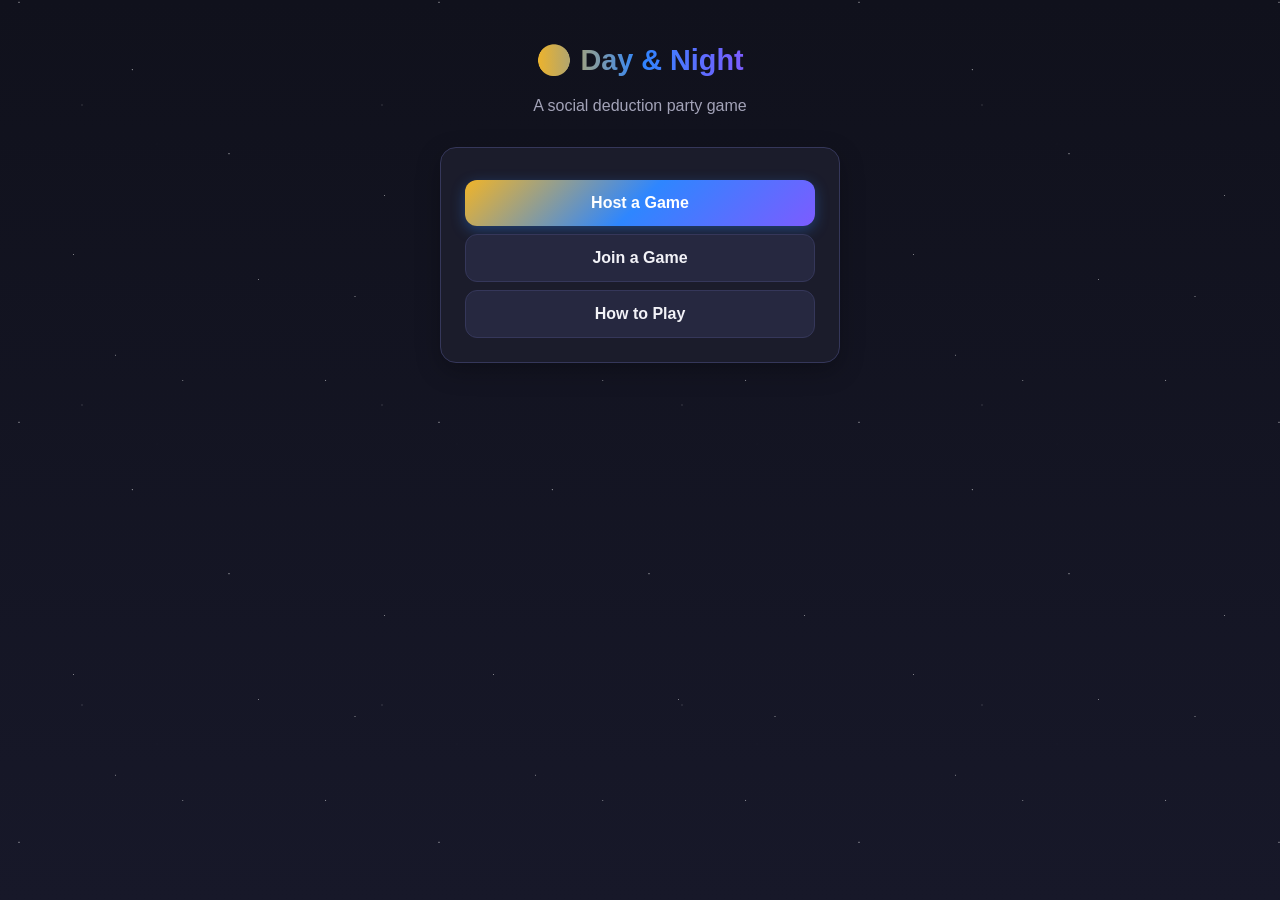
<file: index.html>
<!DOCTYPE html>
<html lang="en">
<head>
  <meta charset="UTF-8" />
  <meta name="viewport" content="width=device-width, initial-scale=1.0, maximum-scale=1.0, user-scalable=no" />
  <link rel="icon" href="favicon.svg" type="image/svg+xml" />
  <link rel="alternate icon" href="favicon-32.png" type="image/png" />
  <link rel="apple-touch-icon" href="apple-touch-icon.png" />
  <link rel="manifest" href="manifest.json" />
  <meta name="theme-color" content="#10111c" />
  <title>Day & Night</title>
  <link rel="stylesheet" href="style.css" />
</head>
<body>
  <h1>🌒 Day & Night</h1>
  <p class="subtitle">A social deduction party game</p>

  <div class="card">
    <button class="btn-primary" id="hostBtn">Host a Game</button>
    <button class="btn-secondary" id="joinBtn">Join a Game</button>
    <button class="btn-secondary" id="howToBtn">How to Play</button>
    <button class="btn-secondary" id="installBtn" style="display:none;">📲 Install App</button>
    <p id="iosInstallHint" style="display:none; text-align:center; color:var(--text-dim); font-size:0.8rem; margin-top:12px;">On iPhone/iPad: tap the Share icon in Safari, then "Add to Home Screen".</p>
  </div>

  <script>
    if ('serviceWorker' in navigator) {
      navigator.serviceWorker.register('sw.js').catch(() => {});
    }

    document.getElementById('hostBtn').onclick = () => {
      window.location.href = 'pack.html';
    };
    document.getElementById('joinBtn').onclick = () => {
      window.location.href = 'join.html';
    };
    document.getElementById('howToBtn').onclick = () => {
      window.location.href = 'how-to-play.html';
    };

    // ---------- Install prompt ----------
    const installBtn = document.getElementById('installBtn');
    let deferredPrompt = null;

    window.addEventListener('beforeinstallprompt', (e) => {
      e.preventDefault();
      deferredPrompt = e;
      installBtn.style.display = 'block';
    });

    installBtn.onclick = async () => {
      if (!deferredPrompt) return;
      deferredPrompt.prompt();
      await deferredPrompt.userChoice;
      deferredPrompt = null;
      installBtn.style.display = 'none';
    };

    window.addEventListener('appinstalled', () => {
      installBtn.style.display = 'none';
    });

    // Chrome/Edge on Android and desktop support the button above via
    // beforeinstallprompt. iOS Safari has no such API — the only way to
    // install there is the manual Share -> Add to Home Screen flow, so we
    // just point people to it instead of pretending there's a button.
    const isIos = /iphone|ipad|ipod/i.test(navigator.userAgent);
    const isStandalone = window.matchMedia('(display-mode: standalone)').matches || window.navigator.standalone;
    if (isIos && !isStandalone) {
      document.getElementById('iosInstallHint').style.display = 'block';
    }
  </script>
</body>
</html>
</file>
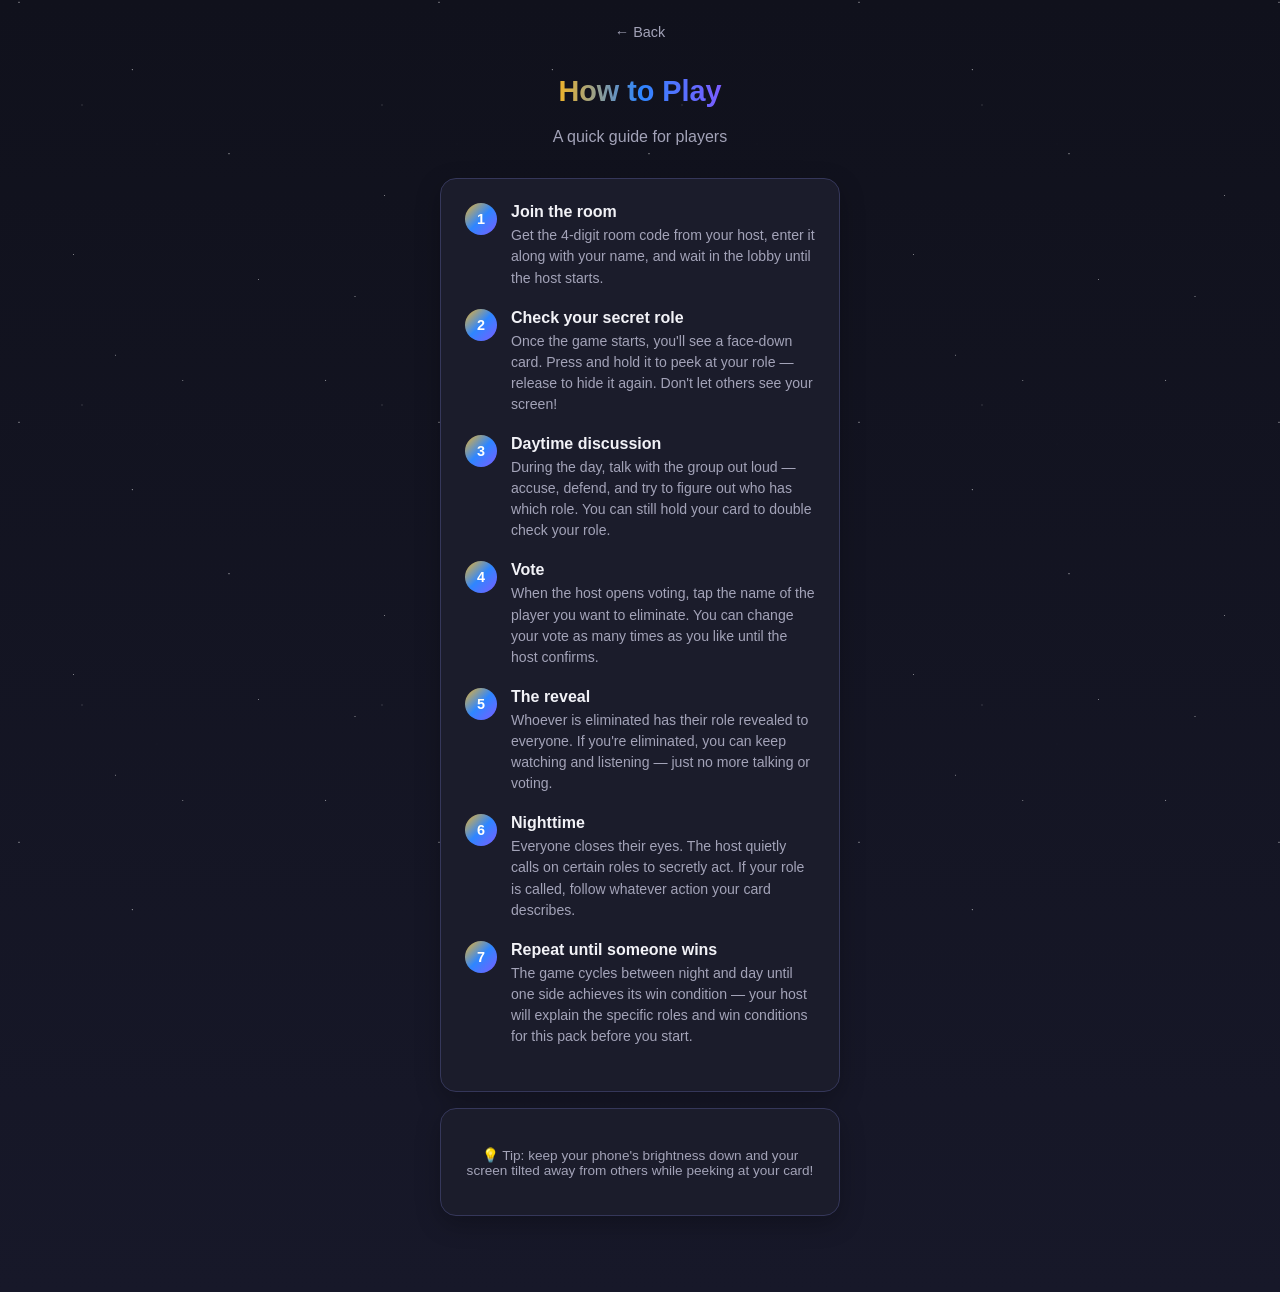
<file: how-to-play.html>
<!DOCTYPE html>
<html lang="en">
<head>
  <meta charset="UTF-8" />
  <meta name="viewport" content="width=device-width, initial-scale=1.0, maximum-scale=1.0, user-scalable=no" />
  <link rel="icon" href="favicon.svg" type="image/svg+xml" />
  <link rel="alternate icon" href="favicon-32.png" type="image/png" />
  <link rel="apple-touch-icon" href="apple-touch-icon.png" />
  <link rel="manifest" href="manifest.json" />
  <meta name="theme-color" content="#10111c" />
  <title>How to Play</title>
  <link rel="stylesheet" href="style.css" />
  <style>
    .step {
      display: flex;
      gap: 14px;
      margin-bottom: 20px;
    }
    .step-num {
      flex-shrink: 0;
      width: 32px;
      height: 32px;
      border-radius: 50%;
      background: linear-gradient(135deg, var(--gold), var(--blue), var(--primary));
      color: white;
      display: flex;
      align-items: center;
      justify-content: center;
      font-weight: 700;
      font-size: 0.9rem;
    }
    .step-text h3 {
      margin: 0 0 4px;
      font-size: 1rem;
    }
    .step-text p {
      margin: 0;
      color: var(--text-dim);
      font-size: 0.88rem;
      line-height: 1.5;
    }
  </style>
</head>
<body>
  <a class="back-link" href="index.html">&larr; Back</a>
  <h1>How to Play</h1>
  <p class="subtitle">A quick guide for players</p>

  <div class="card">
    <div class="step">
      <div class="step-num">1</div>
      <div class="step-text">
        <h3>Join the room</h3>
        <p>Get the 4-digit room code from your host, enter it along with your name, and wait in the lobby until the host starts.</p>
      </div>
    </div>
    <div class="step">
      <div class="step-num">2</div>
      <div class="step-text">
        <h3>Check your secret role</h3>
        <p>Once the game starts, you'll see a face-down card. Press and hold it to peek at your role — release to hide it again. Don't let others see your screen!</p>
      </div>
    </div>
    <div class="step">
      <div class="step-num">3</div>
      <div class="step-text">
        <h3>Daytime discussion</h3>
        <p>During the day, talk with the group out loud — accuse, defend, and try to figure out who has which role. You can still hold your card to double check your role.</p>
      </div>
    </div>
    <div class="step">
      <div class="step-num">4</div>
      <div class="step-text">
        <h3>Vote</h3>
        <p>When the host opens voting, tap the name of the player you want to eliminate. You can change your vote as many times as you like until the host confirms.</p>
      </div>
    </div>
    <div class="step">
      <div class="step-num">5</div>
      <div class="step-text">
        <h3>The reveal</h3>
        <p>Whoever is eliminated has their role revealed to everyone. If you're eliminated, you can keep watching and listening — just no more talking or voting.</p>
      </div>
    </div>
    <div class="step">
      <div class="step-num">6</div>
      <div class="step-text">
        <h3>Nighttime</h3>
        <p>Everyone closes their eyes. The host quietly calls on certain roles to secretly act. If your role is called, follow whatever action your card describes.</p>
      </div>
    </div>
    <div class="step">
      <div class="step-num">7</div>
      <div class="step-text">
        <h3>Repeat until someone wins</h3>
        <p>The game cycles between night and day until one side achieves its win condition — your host will explain the specific roles and win conditions for this pack before you start.</p>
      </div>
    </div>
  </div>

  <div class="card">
    <p style="text-align:center; color:var(--text-dim); font-size:0.85rem;">💡 Tip: keep your phone's brightness down and your screen tilted away from others while peeking at your card!</p>
  </div>

  <script>
    if ('serviceWorker' in navigator) {
      navigator.serviceWorker.register('sw.js').catch(() => {});
    }
  </script>
</body>
</html>
</file>
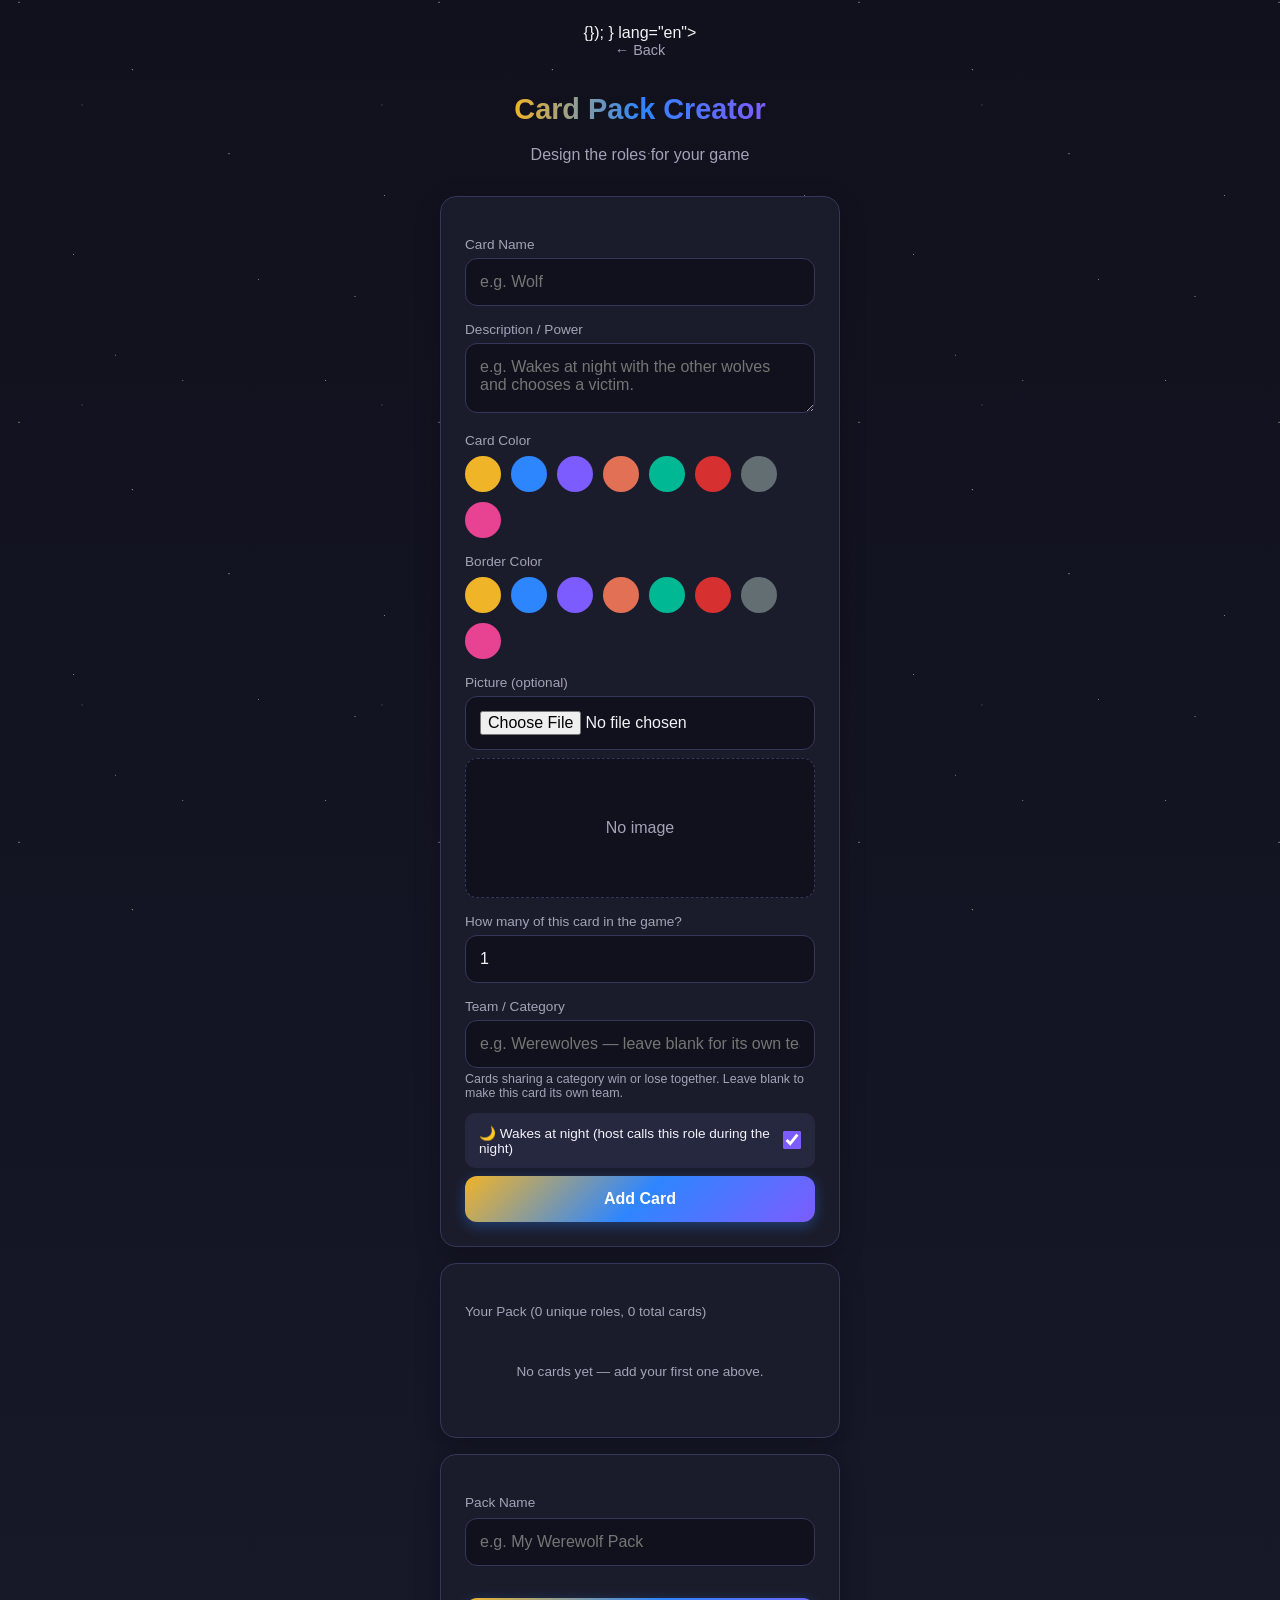
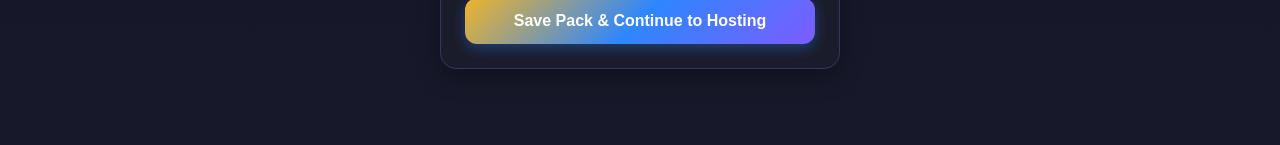
<file: pack.html>
<!DOCTYPE html>
<html     if ('serviceWorker' in navigator) {
      navigator.serviceWorker.register('sw.js').catch(() => {});
    }
lang="en">
<head>
  <meta charset="UTF-8" />
  <meta name="viewport" content="width=device-width, initial-scale=1.0, maximum-scale=1.0, user-scalable=no" />
  <link rel="icon" href="favicon.svg" type="image/svg+xml" />
  <link rel="alternate icon" href="favicon-32.png" type="image/png" />
  <link rel="apple-touch-icon" href="apple-touch-icon.png" />
  <link rel="manifest" href="manifest.json" />
  <meta name="theme-color" content="#10111c" />
  <title>Card Pack Creator</title>
  <link rel="stylesheet" href="style.css" />
  <style>
    .card-form input, .card-form textarea {
      margin-top: 6px;
    }
    textarea {
      width: 100%;
      padding: 14px;
      border-radius: 12px;
      border: 1px solid var(--border);
      background: var(--bg);
      color: var(--text);
      font-size: 1rem;
      margin-top: 8px;
      font-family: inherit;
      resize: vertical;
      min-height: 70px;
    }
    .color-row {
      display: flex;
      gap: 10px;
      margin-top: 8px;
      flex-wrap: wrap;
    }
    .color-swatch {
      width: 36px;
      height: 36px;
      border-radius: 50%;
      cursor: pointer;
      border: 3px solid transparent;
    }
    .color-swatch.selected {
      border-color: var(--gold);
      box-shadow: 0 0 0 2px var(--card-bg);
    }
    .image-preview {
      width: 100%;
      height: 140px;
      border-radius: 12px;
      background: var(--bg);
      display: flex;
      align-items: center;
      justify-content: center;
      color: var(--text-dim);
      margin-top: 8px;
      overflow: hidden;
      border: 1px dashed var(--border);
    }
    .image-preview img {
      width: 100%;
      height: 100%;
      object-fit: cover;
    }
    .toggle-row {
      display: flex;
      align-items: center;
      justify-content: space-between;
      background: var(--card-bg-2);
      padding: 12px 14px;
      border-radius: 10px;
      margin-top: 10px;
    }
    .toggle-row span {
      font-size: 0.85rem;
    }
    .toggle-row input[type="checkbox"] {
      width: 20px;
      height: 20px;
      margin: 0;
      accent-color: var(--primary);
    }
    .pack-grid {
      display: grid;
      grid-template-columns: 1fr 1fr;
      gap: 12px;
      margin-top: 12px;
    }
    .mini-card {
      border-radius: 14px;
      padding: 12px;
      position: relative;
      color: white;
      min-height: 100px;
      display: flex;
      flex-direction: column;
      justify-content: flex-end;
      border: 3px solid var(--gold);
    }
    .mini-card .card-name {
      font-weight: 700;
      font-size: 0.95rem;
    }
    .mini-card .card-desc {
      font-size: 0.72rem;
      opacity: 0.85;
      margin-top: 2px;
    }
    .mini-card .tag-row {
      display: flex;
      gap: 4px;
      margin-bottom: 4px;
    }
    .mini-tag {
      font-size: 0.6rem;
      background: rgba(0,0,0,0.5);
      padding: 2px 6px;
      border-radius: 6px;
      font-weight: 700;
      text-transform: uppercase;
    }
    .remove-btn {
      position: absolute;
      top: 6px;
      right: 6px;
      background: rgba(0,0,0,0.4);
      border: none;
      color: white;
      width: 24px;
      height: 24px;
      border-radius: 50%;
      cursor: pointer;
      font-size: 0.8rem;
      line-height: 1;
      margin: 0;
      padding: 0;
    }
    .empty-msg {
      color: var(--text-dim);
      text-align: center;
      font-size: 0.85rem;
      grid-column: span 2;
      padding: 20px 0;
    }
    .pack-choice-list {
      list-style: none;
      padding: 0;
      margin: 8px 0 0;
    }
    .pack-choice-list li {
      background: var(--card-bg-2);
      padding: 12px 14px;
      border-radius: 10px;
      margin-bottom: 10px;
      display: flex;
      align-items: center;
      justify-content: space-between;
      gap: 10px;
    }
    .pack-choice-list .pack-info {
      flex: 1;
    }
    .pack-choice-list .pack-info .pname {
      font-weight: 700;
      font-size: 0.95rem;
    }
    .pack-choice-list .pack-info .pmeta {
      font-size: 0.75rem;
      color: var(--text-dim);
      margin-top: 2px;
    }
    .pack-choice-list button {
      width: auto;
      margin: 0;
      padding: 8px 14px;
      font-size: 0.8rem;
    }
    .pack-choice-list .del-btn {
      background: transparent;
      color: var(--danger);
      border: 1px solid var(--danger);
      padding: 8px 10px;
    }
  </style>
</head>
<body>
  <a class="back-link" href="index.html">&larr; Back</a>
  <h1>Card Pack Creator</h1>
  <p class="subtitle">Design the roles for your game</p>

  <div class="card" id="packChooser" style="display:none;">
    <label>Choose a pack to play with</label>
    <ul class="pack-choice-list" id="packChoiceList"></ul>
    <button class="btn-secondary" id="createNewBtn">+ Create a New Pack</button>
  </div>

  <div class="card card-form" id="creatorSection">
    <label for="cardName">Card Name</label>
    <input id="cardName" type="text" maxlength="24" placeholder="e.g. Wolf" />

    <label for="cardDesc">Description / Power</label>
    <textarea id="cardDesc" maxlength="200" placeholder="e.g. Wakes at night with the other wolves and chooses a victim."></textarea>

    <label>Card Color</label>
    <div class="color-row" id="colorRow"></div>

    <label>Border Color</label>
    <div class="color-row" id="borderColorRow"></div>

    <label for="cardImage">Picture (optional)</label>
    <input id="cardImage" type="file" accept="image/*" />
    <div class="image-preview" id="imagePreview">No image</div>

    <label for="cardQuantity">How many of this card in the game?</label>
    <input id="cardQuantity" type="number" min="1" max="30" value="1" />

    <label for="cardCategory">Team / Category</label>
    <input id="cardCategory" type="text" maxlength="24" placeholder="e.g. Werewolves — leave blank for its own team" />
    <p style="color:var(--text-dim); font-size:0.78rem; margin-top:4px;">Cards sharing a category win or lose together. Leave blank to make this card its own team.</p>

    <div class="toggle-row">
      <span>🌙 Wakes at night (host calls this role during the night)</span>
      <input type="checkbox" id="wakesToggle" checked />
    </div>

    <button class="btn-primary" id="addCardBtn">Add Card</button>
  </div>

  <div class="card" id="packGridCard">
    <label>Your Pack (<span id="cardCount">0</span> unique roles, <span id="totalCount">0</span> total cards)</label>
    <div class="pack-grid" id="packGrid">
      <p class="empty-msg">No cards yet — add your first one above.</p>
    </div>
  </div>

  <div class="card" id="savePackCard">
    <label for="packName">Pack Name</label>
    <input id="packName" type="text" maxlength="30" placeholder="e.g. My Werewolf Pack" />
    <div class="error" id="errorMsg"></div>
    <button class="btn-primary" id="savePackBtn">Save Pack & Continue to Hosting</button>
    <button class="btn-secondary" id="cancelNewBtn" style="display:none;">Cancel</button>
  </div>

  <script>
    // ---------- Multi-pack storage ----------
    // 'cardPacks' holds every pack the user has ever saved: [{ id, name, cards }]
    // 'activeCardPack' holds the single pack host.html reads from when starting a game.
    function loadSavedPacks() {
      let packs = [];
      try {
        packs = JSON.parse(localStorage.getItem('cardPacks') || '[]');
      } catch (e) {
        packs = [];
      }
      // Migrate a legacy single activeCardPack into the list, if it's not already there
      const legacy = localStorage.getItem('activeCardPack');
      if (legacy && packs.length === 0) {
        try {
          const parsed = JSON.parse(legacy);
          const migrated = { id: 'pack_' + Date.now(), name: parsed.name, cards: parsed.cards };
          packs = [migrated];
          localStorage.setItem('cardPacks', JSON.stringify(packs));
        } catch (e) { /* ignore */ }
      }
      return packs;
    }

    function savePacksList(packs) {
      localStorage.setItem('cardPacks', JSON.stringify(packs));
    }

    const packChooser = document.getElementById('packChooser');
    const packChoiceList = document.getElementById('packChoiceList');
    const creatorSection = document.getElementById('creatorSection');
    const packGridCard = document.getElementById('packGridCard');
    const savePackCard = document.getElementById('savePackCard');
    const cancelNewBtn = document.getElementById('cancelNewBtn');

    function showCreator(showCancel) {
      packChooser.style.display = 'none';
      creatorSection.style.display = 'block';
      packGridCard.style.display = 'block';
      savePackCard.style.display = 'block';
      cancelNewBtn.style.display = showCancel ? 'block' : 'none';
    }

    function showChooser() {
      const packs = loadSavedPacks();
      creatorSection.style.display = 'none';
      packGridCard.style.display = 'none';
      savePackCard.style.display = 'none';
      packChooser.style.display = 'block';

      packChoiceList.innerHTML = '';
      packs.forEach((p) => {
        const li = document.createElement('li');
        const total = p.cards.reduce((s, c) => s + (c.count || 1), 0);
        li.innerHTML = `
          <div class="pack-info">
            <div class="pname">${p.name}</div>
            <div class="pmeta">${p.cards.length} unique roles · ${total} total cards</div>
          </div>
        `;
        const useBtn = document.createElement('button');
        useBtn.className = 'btn-primary';
        useBtn.textContent = 'Use This Pack';
        useBtn.onclick = () => {
          localStorage.setItem('activeCardPack', JSON.stringify({ name: p.name, cards: p.cards }));
          window.location.href = 'host.html';
        };
        const delBtn = document.createElement('button');
        delBtn.className = 'del-btn';
        delBtn.textContent = '✕';
        delBtn.onclick = () => {
          if (!confirm(`Delete "${p.name}"? This can't be undone.`)) return;
          const remaining = loadSavedPacks().filter(x => x.id !== p.id);
          savePacksList(remaining);
          showChooser();
        };
        li.appendChild(useBtn);
        li.appendChild(delBtn);
        packChoiceList.appendChild(li);
      });
    }

    const existingPacks = loadSavedPacks();
    if (existingPacks.length > 0) {
      showChooser();
    } else {
      showCreator(false);
    }

    document.getElementById('createNewBtn').onclick = () => showCreator(true);
    cancelNewBtn.onclick = () => {
      cards = [];
      renderPack();
      document.getElementById('packName').value = '';
      document.getElementById('errorMsg').textContent = '';
      showChooser();
    };

    const colors = ['#f0b429', '#2e86ff', '#7c5cff', '#e17055', '#00b894', '#d63031', '#636e72', '#e84393'];
    let selectedColor = colors[0];
    let selectedBorderColor = '#f0b429';
    let pendingImage = '';
    let cards = [];

    function buildColorRow(containerId, initial, onPick) {
      const row = document.getElementById(containerId);
      colors.forEach(c => {
        const dot = document.createElement('div');
        dot.className = 'color-swatch' + (c === initial ? ' selected' : '');
        dot.style.background = c;
        dot.onclick = () => {
          onPick(c);
          row.querySelectorAll('.color-swatch').forEach(el => el.classList.remove('selected'));
          dot.classList.add('selected');
        };
        row.appendChild(dot);
      });
    }
    buildColorRow('colorRow', selectedColor, (c) => selectedColor = c);
    buildColorRow('borderColorRow', selectedBorderColor, (c) => selectedBorderColor = c);

    const imageInput = document.getElementById('cardImage');
    const imagePreview = document.getElementById('imagePreview');
    imageInput.onchange = () => {
      const file = imageInput.files[0];
      if (!file) return;
      const reader = new FileReader();
      reader.onload = (e) => {
        pendingImage = e.target.result;
        imagePreview.innerHTML = `<img src="${pendingImage}" />`;
      };
      reader.readAsDataURL(file);
    };

    function renderPack() {
      const grid = document.getElementById('packGrid');
      document.getElementById('cardCount').textContent = cards.length;
      document.getElementById('totalCount').textContent = cards.reduce((s, c) => s + c.count, 0);
      if (cards.length === 0) {
        grid.innerHTML = '<p class="empty-msg">No cards yet — add your first one above.</p>';
        return;
      }
      grid.innerHTML = '';
      cards.forEach((c, i) => {
        const el = document.createElement('div');
        el.className = 'mini-card';
        el.style.borderColor = c.borderColor;
        el.style.background = c.image
          ? `linear-gradient(to top, rgba(0,0,0,0.75), rgba(0,0,0,0.15)), url(${c.image}) center/cover`
          : c.color;
        el.innerHTML = `
          <button class="remove-btn" data-i="${i}">✕</button>
          <div class="tag-row">
            ${c.wakesAtNight ? '<span class="mini-tag">🌙 Night</span>' : '<span class="mini-tag">☀️ Common</span>'}
            <span class="mini-tag">×${c.count}</span>
          </div>
          <div class="card-name">${c.name}</div>
          <div class="card-desc">${c.description || ''}</div>
          <div class="card-desc" style="opacity:0.65; margin-top:4px;">🏴 ${c.category || c.name}</div>
        `;
        grid.appendChild(el);
      });
      document.querySelectorAll('.remove-btn').forEach(btn => {
        btn.onclick = () => {
          cards.splice(parseInt(btn.dataset.i), 1);
          renderPack();
        };
      });
    }

    document.getElementById('addCardBtn').onclick = () => {
      const name = document.getElementById('cardName').value.trim();
      const description = document.getElementById('cardDesc').value.trim();
      const wakesAtNight = document.getElementById('wakesToggle').checked;
      const count = Math.max(1, parseInt(document.getElementById('cardQuantity').value) || 1);
      const category = document.getElementById('cardCategory').value.trim() || name;

      if (!name) {
        alert('Give the card a name first.');
        return;
      }

      cards.push({
        name,
        description,
        color: selectedColor,
        borderColor: selectedBorderColor,
        image: pendingImage,
        wakesAtNight,
        count,
        category
      });

      // Reset form
      document.getElementById('cardName').value = '';
      document.getElementById('cardDesc').value = '';
      document.getElementById('wakesToggle').checked = true;
      document.getElementById('cardQuantity').value = 1;
      document.getElementById('cardCategory').value = '';
      imageInput.value = '';
      pendingImage = '';
      imagePreview.innerHTML = 'No image';

      renderPack();
    };

    document.getElementById('savePackBtn').onclick = () => {
      const packName = document.getElementById('packName').value.trim();
      const errorMsg = document.getElementById('errorMsg');

      if (!packName) {
        errorMsg.textContent = 'Give your pack a name.';
        return;
      }
      if (cards.length < 2) {
        errorMsg.textContent = 'Add at least 2 different card types before continuing.';
        return;
      }

      const newPack = { id: 'pack_' + Date.now(), name: packName, cards };
      const packs = loadSavedPacks();
      packs.push(newPack);
      savePacksList(packs);
      localStorage.setItem('activeCardPack', JSON.stringify({ name: newPack.name, cards: newPack.cards }));

      window.location.href = 'host.html';
    };
  </script>
</body>
</html>
</file>
<file: style.css>
:root {
  --bg: #10111c;
  --bg-2: #171829;
  --text: #f2f2f7;
  --text-dim: #a3a3b8;
  --card-bg: #1b1c2b;
  --card-bg-2: #262840;
  --primary: #7c5cff;
  --primary-dim: #5a3fd6;
  --gold: #f0b429;
  --blue: #2e86ff;
  --border: #35375a;
  --danger: #ff6b6b;
}

body.theme-day {
  --bg: #eaf4ff;
  --bg-2: #d9ecff;
  --text: #211f38;
  --text-dim: #5b6785;
  --card-bg: #ffffff;
  --card-bg-2: #eef6ff;
  --primary: #6c4ee0;
  --primary-dim: #5638b8;
  --gold: #c8880d;
  --blue: #2f80ed;
  --border: #cfe3f7;
  --danger: #d64545;
}

body.theme-death {
  --bg: #200608;
  --text: #ffe1e1;
  --text-dim: #e08a8a;
  --card-bg: #3a0f13;
  --card-bg-2: #4a1418;
  --primary: #e6394a;
  --primary-dim: #a8202e;
  --gold: #ff5b6a;
  --border: #6b1e26;
}

.death-screen {
  position: fixed;
  inset: 0;
  display: none;
  align-items: center;
  justify-content: center;
  flex-direction: column;
  background: radial-gradient(circle at 50% 40%, #4a1418, #150406);
  z-index: 999;
  text-align: center;
  padding: 24px;
}

.death-screen .skull {
  font-size: 5rem;
  animation: pulse-death 1.4s ease-in-out infinite;
}

.death-screen h1 {
  color: #ff5b6a;
  -webkit-text-fill-color: #ff5b6a;
  background: none;
  font-size: 2.4rem;
  letter-spacing: 2px;
  margin: 16px 0 8px;
}

.death-screen p {
  color: #f2c9c9;
  margin-bottom: 24px;
}

.death-screen button {
  max-width: 240px;
}

@keyframes pulse-death {
  0%, 100% { transform: scale(1); opacity: 1; }
  50% { transform: scale(1.12); opacity: 0.85; }
}

* {
  box-sizing: border-box;
}

body {
  margin: 0;
  min-height: 100vh;
  position: relative;
  background: linear-gradient(180deg, var(--bg), var(--bg-2));
  color: var(--text);
  font-family: -apple-system, BlinkMacSystemFont, "Segoe UI", Roboto, sans-serif;
  display: flex;
  flex-direction: column;
  align-items: center;
  padding: 24px 16px 60px;
  overflow-x: hidden;
  transition: background-color 0.8s ease, color 0.6s ease;
}

/* ---------- Ambient background: drifting stars (dark) / sky & clouds (light) ---------- */
body::before,
body::after {
  content: "";
  position: fixed;
  inset: -10% -10%;
  z-index: -2;
  pointer-events: none;
  transition: opacity 0.8s ease;
}

/* Starfield layers — visible in dark / death themes */
body::before {
  background-image:
    radial-gradient(1.6px 1.6px at 8% 12%, #ffffff, transparent 60%),
    radial-gradient(1.4px 1.4px at 22% 68%, #ffffff, transparent 60%),
    radial-gradient(2px 2px at 35% 22%, #ffffff, transparent 60%),
    radial-gradient(1.4px 1.4px at 48% 82%, #ffffff, transparent 60%),
    radial-gradient(1.8px 1.8px at 62% 38%, #ffffff, transparent 60%),
    radial-gradient(1.4px 1.4px at 74% 12%, #ffffff, transparent 60%),
    radial-gradient(2px 2px at 85% 58%, #ffffff, transparent 60%),
    radial-gradient(1.4px 1.4px at 92% 88%, #ffffff, transparent 60%),
    radial-gradient(1.6px 1.6px at 15% 92%, #ffffff, transparent 60%),
    radial-gradient(1.4px 1.4px at 58% 6%, #ffffff, transparent 60%);
  background-repeat: repeat;
  background-size: 420px 420px;
  opacity: 0.55;
  animation: drift-stars 90s linear infinite;
}

body::after {
  background-image:
    radial-gradient(1px 1px at 10% 30%, rgba(240,180,41,0.9), transparent 60%),
    radial-gradient(1.2px 1.2px at 30% 80%, rgba(240,180,41,0.9), transparent 60%),
    radial-gradient(1px 1px at 55% 15%, #ffffff, transparent 60%),
    radial-gradient(1.4px 1.4px at 70% 65%, #ffffff, transparent 60%),
    radial-gradient(1px 1px at 88% 35%, rgba(46,134,255,0.9), transparent 60%),
    radial-gradient(1.2px 1.2px at 95% 78%, #ffffff, transparent 60%);
  background-repeat: repeat;
  background-size: 300px 300px;
  opacity: 0.5;
  animation: drift-stars 140s linear infinite reverse;
}

@keyframes drift-stars {
  from { transform: translate3d(0, 0, 0); }
  to { transform: translate3d(-420px, -420px, 0); }
}

/* Daytime sky — soft blue gradient with slow-drifting clouds */
body.theme-day::before {
  background-image:
    radial-gradient(circle at 15% 20%, rgba(255,255,255,0.9) 0%, rgba(255,255,255,0.9) 6%, transparent 9%),
    radial-gradient(circle at 22% 22%, rgba(255,255,255,0.8) 0%, rgba(255,255,255,0.8) 8%, transparent 11%),
    radial-gradient(circle at 70% 12%, rgba(255,255,255,0.85) 0%, rgba(255,255,255,0.85) 5%, transparent 8%),
    radial-gradient(circle at 78% 15%, rgba(255,255,255,0.75) 0%, rgba(255,255,255,0.75) 7%, transparent 10%),
    radial-gradient(circle at 45% 55%, rgba(255,255,255,0.6) 0%, rgba(255,255,255,0.6) 5%, transparent 8%),
    linear-gradient(180deg, #cfe8ff 0%, #eaf4ff 60%, #f7fbff 100%);
  background-repeat: no-repeat;
  background-size: 100% 100%;
  opacity: 1;
  animation: drift-clouds 60s linear infinite;
}

body.theme-day::after {
  background-image:
    radial-gradient(circle at 10% 70%, rgba(255,255,255,0.55) 0%, rgba(255,255,255,0.55) 6%, transparent 9%),
    radial-gradient(circle at 60% 80%, rgba(255,255,255,0.5) 0%, rgba(255,255,255,0.5) 7%, transparent 10%),
    radial-gradient(circle at 88% 60%, rgba(255,255,255,0.55) 0%, rgba(255,255,255,0.55) 5%, transparent 8%);
  background-repeat: no-repeat;
  background-size: 100% 100%;
  opacity: 0.9;
  animation: drift-clouds 90s linear infinite reverse;
}

@keyframes drift-clouds {
  from { transform: translateX(-6%); }
  to { transform: translateX(6%); }
}

body.theme-death::before,
body.theme-death::after {
  opacity: 0;
}

/* Smooth slide transition between pages (Chrome/Edge; falls back safely elsewhere) */
@view-transition {
  navigation: auto;
}

::view-transition-old(root) {
  animation: 0.28s ease-in both slide-out-left;
}

::view-transition-new(root) {
  animation: 0.28s ease-in both slide-in-right;
}

@keyframes slide-out-left {
  to { transform: translateX(-25%); opacity: 0; }
}

@keyframes slide-in-right {
  from { transform: translateX(25%); opacity: 0; }
}

h1 {
  font-size: 1.8rem;
  margin-bottom: 4px;
  text-align: center;
  background: linear-gradient(90deg, var(--gold), var(--blue), var(--primary));
  -webkit-background-clip: text;
  background-clip: text;
  -webkit-text-fill-color: transparent;
}

.subtitle {
  color: var(--text-dim);
  margin-bottom: 32px;
  text-align: center;
  transition: color 0.6s ease;
}

.card {
  background: var(--card-bg);
  border: 1px solid var(--border);
  border-radius: 16px;
  padding: 24px;
  width: 100%;
  max-width: 400px;
  box-shadow: 0 8px 24px rgba(0,0,0,0.25);
  margin-bottom: 16px;
  transition: background-color 0.6s ease, border-color 0.6s ease;
}

button {
  width: 100%;
  padding: 14px;
  border-radius: 12px;
  border: none;
  font-size: 1rem;
  font-weight: 600;
  cursor: pointer;
  margin-top: 8px;
  transition: transform 0.12s ease, box-shadow 0.15s ease, filter 0.15s ease, background-color 0.4s ease;
}

button:hover {
  filter: brightness(1.08);
}

button:active {
  transform: scale(0.96);
  box-shadow: 0 0 0 5px rgba(240, 180, 41, 0.22);
}

.btn-primary {
  background: linear-gradient(135deg, var(--gold), var(--blue), var(--primary));
  color: white;
  box-shadow: 0 4px 14px rgba(46, 134, 255, 0.35);
}

.btn-secondary {
  background: var(--card-bg-2);
  color: var(--text);
  border: 1px solid var(--border);
}

button:disabled {
  opacity: 0.5;
  cursor: not-allowed;
  transform: none !important;
  box-shadow: none !important;
}

input {
  width: 100%;
  padding: 14px;
  border-radius: 12px;
  border: 1px solid var(--border);
  background: var(--bg);
  color: var(--text);
  font-size: 1rem;
  margin-top: 8px;
  transition: background-color 0.6s ease, border-color 0.3s ease;
}

input:focus {
  outline: none;
  border-color: var(--gold);
  box-shadow: 0 0 0 3px rgba(240, 180, 41, 0.2);
}

label {
  font-size: 0.85rem;
  color: var(--text-dim);
  display: block;
  margin-top: 16px;
  transition: color 0.6s ease;
}

.room-code {
  font-size: 2.4rem;
  letter-spacing: 6px;
  font-weight: 700;
  text-align: center;
  color: var(--gold);
  margin: 12px 0 4px;
}

.player-list {
  list-style: none;
  padding: 0;
  margin: 8px 0 0;
}

.player-list li {
  background: var(--card-bg-2);
  padding: 12px 16px;
  border-radius: 10px;
  margin-bottom: 8px;
  display: flex;
  align-items: center;
  justify-content: space-between;
  transition: background-color 0.4s ease, transform 0.15s ease;
}

.player-list li:active {
  transform: scale(0.98);
}

.host-tag {
  font-size: 0.7rem;
  color: var(--gold);
  font-weight: 700;
  text-transform: uppercase;
}

.error {
  color: var(--danger);
  font-size: 0.85rem;
  margin-top: 8px;
  min-height: 1.2em;
}

.back-link {
  color: var(--text-dim);
  text-decoration: none;
  font-size: 0.9rem;
  margin-bottom: 16px;
  display: inline-block;
}

.flip-card {
  width: 100%;
  max-width: 300px;
  aspect-ratio: 3 / 4.2;
  margin: 24px auto;
  perspective: 1200px;
  user-select: none;
  -webkit-user-select: none;
}

.flip-inner {
  position: relative;
  width: 100%;
  height: 100%;
  transition: transform 0.35s;
  transform-style: preserve-3d;
  border-radius: 20px;
  box-shadow: 0 10px 30px rgba(0,0,0,0.5);
}

.flip-inner.flipped {
  transform: rotateY(180deg);
}

.flip-back, .flip-front {
  position: absolute;
  width: 100%;
  height: 100%;
  backface-visibility: hidden;
  border-radius: 20px;
  display: flex;
  flex-direction: column;
  align-items: center;
  justify-content: center;
  padding: 20px;
  text-align: center;
}

.flip-back {
  background: linear-gradient(135deg, var(--card-bg-2), var(--card-bg));
  font-size: 3rem;
  border: 2px solid var(--border);
}

.flip-front {
  transform: rotateY(180deg);
  background-size: cover;
  background-position: center;
  color: white;
  border: 4px solid var(--gold);
}

.flip-front-overlay {
  background: linear-gradient(to top, rgba(0,0,0,0.85), rgba(0,0,0,0.3));
  width: 100%;
  height: 100%;
  border-radius: 16px;
  display: flex;
  flex-direction: column;
  align-items: center;
  justify-content: center;
  padding: 20px;
}

.flip-front-overlay .card-role-name {
  font-size: 1.6rem;
  font-weight: 800;
  margin-bottom: 10px;
}

.flip-front-overlay .card-role-desc {
  font-size: 0.9rem;
  opacity: 0.9;
  line-height: 1.4;
}

.hold-hint {
  text-align: center;
  color: var(--text-dim);
  font-size: 0.85rem;
}
</file>
